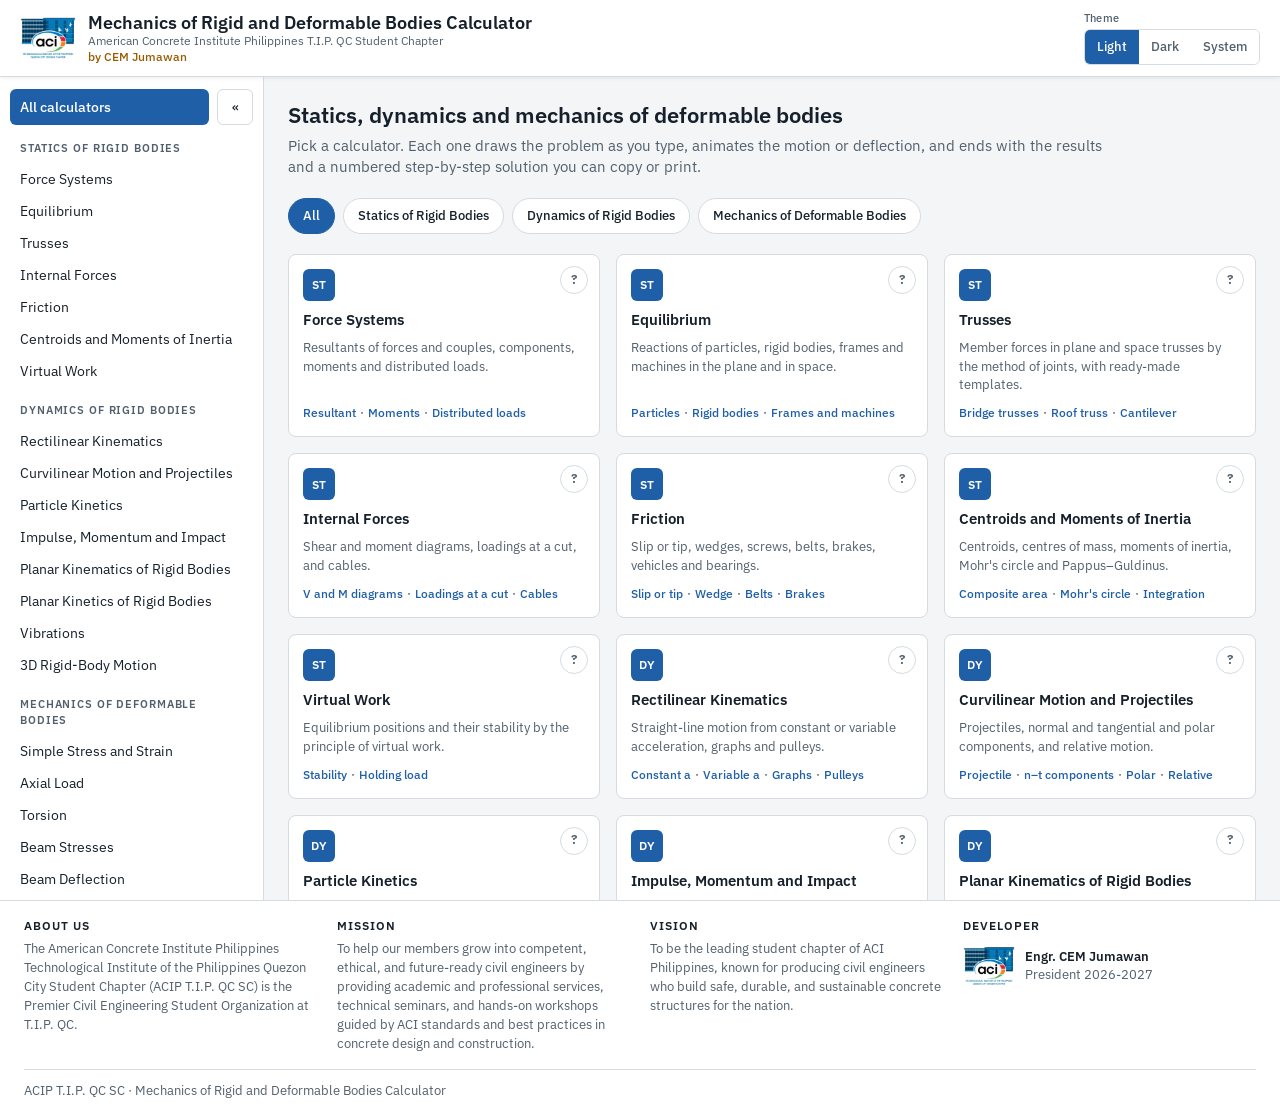
<file: index.html>
<!DOCTYPE html>
<html lang="en" data-theme="light">
<head>
<meta charset="utf-8">
<meta name="viewport" content="width=device-width, initial-scale=1, viewport-fit=cover">
<script>
/* Theme: light by default; the viewer can pick Dark or System (follows the device). */
(function () { var m = 'light'; try { m = localStorage.getItem('mob.theme') || 'light'; } catch (e) {}
  if (m === 'system') document.documentElement.removeAttribute('data-theme');
  else document.documentElement.setAttribute('data-theme', m === 'dark' ? 'dark' : 'light'); })();
</script>
<title>Mechanics of Rigid and Deformable Bodies Calculator</title>
<link rel="icon" type="image/png" href="logo.png">
<style>
/* IBM Plex, the typeface of the Structural Analysis and Design Calculator (vendor/fonts, SIL OFL). */
@font-face{font-family:'IBM Plex Sans';font-style:normal;font-weight:400;font-display:swap;src:url('vendor/fonts/ibm-plex-sans-latin-400-normal.woff2') format('woff2');unicode-range:U+0000-00FF,U+0131,U+0152-0153,U+02BB-02BC,U+02C6,U+02DA,U+02DC,U+2000-206F,U+20AC,U+2122,U+2191,U+2193,U+2212,U+2215,U+FEFF,U+FFFD}
@font-face{font-family:'IBM Plex Sans';font-style:normal;font-weight:500;font-display:swap;src:url('vendor/fonts/ibm-plex-sans-latin-500-normal.woff2') format('woff2');unicode-range:U+0000-00FF,U+0131,U+0152-0153,U+02BB-02BC,U+02C6,U+02DA,U+02DC,U+2000-206F,U+20AC,U+2122,U+2191,U+2193,U+2212,U+2215,U+FEFF,U+FFFD}
@font-face{font-family:'IBM Plex Sans';font-style:normal;font-weight:600;font-display:swap;src:url('vendor/fonts/ibm-plex-sans-latin-600-normal.woff2') format('woff2');unicode-range:U+0000-00FF,U+0131,U+0152-0153,U+02BB-02BC,U+02C6,U+02DA,U+02DC,U+2000-206F,U+20AC,U+2122,U+2191,U+2193,U+2212,U+2215,U+FEFF,U+FFFD}
:root {
  --paper: #f3f5f7; --panel: #ffffff; --ink: #16202b; --muted: #52606d; --rule: #d5dbe1;
  --accent: #1f5fa8; --accent-ink: #ffffff; --tint: #e8f0fa; --brand: #9a5b00;
  --sans: "IBM Plex Sans", "Segoe UI", system-ui, sans-serif;
  color-scheme: light;
}
@media (prefers-color-scheme: dark) {
  :root:not([data-theme="light"]) {
    --paper: #0f151c; --panel: #18212b; --ink: #e6edf3; --muted: #9aa7b4; --rule: #2b3744;
    --accent: #74acec; --accent-ink: #0f151c; --tint: #1d2c3d; --brand: #e9b44c; color-scheme: dark;
  }
}
:root[data-theme="dark"] {
  --paper: #0f151c; --panel: #18212b; --ink: #e6edf3; --muted: #9aa7b4; --rule: #2b3744;
  --accent: #74acec; --accent-ink: #0f151c; --tint: #1d2c3d; --brand: #e9b44c; color-scheme: dark;
}
* { box-sizing: border-box; }
html { -webkit-text-size-adjust: 100%; }
html, body { margin: 0; }
body { background: var(--paper); color: var(--ink); font-family: var(--sans); font-size: 15px; line-height: 1.45; }
button:focus-visible { outline: 2px solid var(--accent); outline-offset: 2px; }
[hidden] { display: none !important; }
/* The header, module list and solver fill the first screen; the footer sits below it. */
.shell { display: flex; flex-direction: column; height: 100vh; height: 100dvh; }

/* Header: logo and name on the left, controls with small labels on the right. */
header.top {
  position: relative; z-index: 20; flex: none;
  display: flex; flex-wrap: wrap; align-items: center; justify-content: space-between; gap: 12px 20px;
  padding: 10px max(20px, env(safe-area-inset-right, 0px)) 10px max(20px, env(safe-area-inset-left, 0px));
  padding-top: max(10px, env(safe-area-inset-top, 0px));
  background: var(--panel); border-bottom: 1px solid var(--rule); box-shadow: 0 1px 4px rgba(22, 32, 43, .08);
}
.brand { display: flex; align-items: center; gap: 12px; min-width: 0; text-decoration: none; color: inherit; }
.brand img { flex: none; height: 56px; width: 56px; object-fit: contain; display: block; }
.brand h1 { margin: 0; font-size: 18px; font-weight: 600; line-height: 1.2; }
.brand p { margin: 0; font-size: 12px; line-height: 1.3; color: var(--muted); }
.brand p.by { color: var(--brand); font-weight: 500; }
.ctrls { display: flex; flex-wrap: wrap; gap: 10px 14px; align-items: flex-end; }
.ctrl { display: flex; flex-direction: column; gap: 3px; font-size: 11px; font-weight: 500; letter-spacing: .02em; color: var(--muted); }
.seg { display: inline-flex; border: 1px solid var(--rule); border-radius: 6px; overflow: hidden; height: 36px; }
.seg button { font: inherit; font-size: 13px; font-weight: 500; color: var(--muted); background: var(--panel); border: 0; padding: 0 12px; min-width: 44px; cursor: pointer; }
.seg button:hover { color: var(--ink); }
.seg button[aria-checked="true"] { background: var(--accent); color: var(--accent-ink); }

/* Module list down the left side, grouped by course. */
.body { flex: 1; min-height: 0; display: flex; }
nav.side {
  flex: none; width: 264px; overflow-y: auto; overscroll-behavior: contain;
  background: var(--panel); border-right: 1px solid var(--rule); padding: 12px 10px 20px;
}
.sidetop { display: flex; align-items: center; gap: 8px; }
.sidetop .navitem { flex: 1; min-width: 0; min-height: 36px; }
.sidebtn {
  flex: none; height: 36px; min-width: 36px; padding: 0 10px; border: 1px solid var(--rule); border-radius: 6px;
  background: var(--panel); color: var(--ink); font: inherit; font-size: 13px; font-weight: 500; cursor: pointer;
}
.sidebtn:hover { border-color: var(--accent); color: var(--accent); }
#navToggle { display: none; }
.navhead { font-size: 11px; font-weight: 600; letter-spacing: .08em; text-transform: uppercase; color: var(--muted); padding: 16px 10px 6px; }
.navitem {
  width: 100%; display: flex; align-items: center; gap: 8px; min-height: 32px; padding: 6px 10px;
  font: inherit; font-size: 14px; line-height: 1.3; text-align: left; color: var(--ink);
  background: transparent; border: 0; border-radius: 6px; cursor: pointer;
}
.navitem:hover { background: var(--tint); }
.navitem[aria-current="page"] { background: var(--accent); color: var(--accent-ink); font-weight: 500; }
.railonly { display: none; flex-direction: column; gap: 6px; margin-top: 10px; }
.railic {
  width: 36px; height: 36px; border-radius: 6px; border: 1px solid var(--rule); background: var(--panel); color: var(--ink);
  font: inherit; font-size: 11px; font-weight: 600; cursor: pointer; display: flex; align-items: center; justify-content: center;
}
.railic:hover { border-color: var(--accent); color: var(--accent); }
.railic.on { background: var(--accent); border-color: var(--accent); color: var(--accent-ink); }
nav.side.rail { width: 57px; }
nav.side.rail .navlist, nav.side.rail .sidetop .navitem { display: none; }
nav.side.rail .railonly { display: flex; }

main { flex: 1; position: relative; min-width: 0; min-height: 0; }
main iframe { position: absolute; inset: 0; width: 100%; height: 100%; border: 0; display: block; background: var(--paper); }

/* All calculators: every module as a card, with course filters. */
.home { position: absolute; inset: 0; overflow-y: auto; padding: 24px; }
.home .in { max-width: 1400px; display: flex; flex-direction: column; gap: 20px; }
.home h2 { margin: 0; font-size: 22px; font-weight: 600; line-height: 1.25; }
.home .lead { margin: 6px 0 0; color: var(--muted); max-width: 820px; }
.pills { display: flex; flex-wrap: wrap; gap: 8px; }
.pillbtn { font: inherit; font-size: 13px; font-weight: 500; color: var(--ink); background: var(--panel); border: 1px solid var(--rule); border-radius: 18px; height: 36px; padding: 0 14px; cursor: pointer; }
.pillbtn:hover { border-color: var(--accent); }
.pillbtn[aria-pressed="true"] { background: var(--accent); border-color: var(--accent); color: var(--accent-ink); }
.cards { display: grid; grid-template-columns: repeat(auto-fill, minmax(250px, 1fr)); gap: 16px; }
.mcardwrap { position: relative; display: flex; }
.mcard { flex: 1; display: flex; flex-direction: column; gap: 8px; min-height: 160px; padding: 14px; text-align: left; color: var(--ink); background: var(--panel); border: 1px solid var(--rule); border-radius: 8px; cursor: pointer; }
.mcard:hover { border-color: var(--accent); }
.mc-ic { width: 32px; height: 32px; border-radius: 6px; background: var(--accent); color: var(--accent-ink); font-size: 12px; font-weight: 600; display: flex; align-items: center; justify-content: center; }
.mc-t { font-weight: 600; font-size: 15px; padding-right: 30px; }
.mc-d { font-size: 13px; color: var(--muted); }
.mc-f { margin-top: auto; font-size: 12px; font-weight: 500; line-height: 1.6; }
.mc-f a { color: var(--accent); text-decoration: none; }
.mc-f a:hover { text-decoration: underline; }
.mc-f .dot { color: var(--muted); padding: 0 4px; }
.mc-q { position: absolute; top: 12px; right: 12px; width: 28px; height: 28px; border-radius: 14px; border: 1px solid var(--rule); background: var(--panel); color: var(--muted); font: inherit; font-size: 13px; font-weight: 600; cursor: pointer; }
.mc-q:hover, .mc-q[aria-expanded="true"] { border-color: var(--accent); color: var(--accent); }
.pop { position: absolute; z-index: 10; top: 46px; right: 8px; left: 8px; background: var(--panel); border: 1px solid var(--accent); border-radius: 8px; padding: 10px 12px; font-size: 13px; box-shadow: 0 6px 18px rgba(22, 32, 43, .15); }
.pop b { display: block; font-size: 11px; font-weight: 600; letter-spacing: .08em; text-transform: uppercase; color: var(--muted); margin-bottom: 4px; }
.pop ul { margin: 0; padding-left: 18px; }
.pop li { padding: 2px 0; }
.pop a { color: var(--accent); text-decoration: none; }
.pop a:hover { text-decoration: underline; }

/* Footer */
footer.foot { background: var(--panel); border-top: 1px solid var(--rule); color: var(--muted); font-size: 13px; padding: 16px 24px calc(16px + env(safe-area-inset-bottom, 0px)); }
.footgrid { display: grid; grid-template-columns: repeat(auto-fit, minmax(220px, 1fr)); gap: 20px; }
footer.foot h4 { margin: 0 0 6px; font-size: 12px; letter-spacing: .08em; text-transform: uppercase; color: var(--ink); }
footer.foot p { margin: 0; }
footer.foot .dev { display: flex; gap: 10px; align-items: center; }
footer.foot .dev img { height: 52px; width: 52px; object-fit: contain; }
footer.foot .dev strong { color: var(--ink); }
.footbase { border-top: 1px solid var(--rule); margin-top: 16px; padding-top: 12px; display: flex; flex-wrap: wrap; gap: 6px 24px; justify-content: space-between; }

@media (max-width: 900px) { nav.side { width: 228px; } }
@media (max-width: 720px) {
  header.top { padding: 10px 12px; }
  .brand h1 { font-size: 16px; }
  .brand img { width: 48px; height: 48px; }
  .shell { height: auto; min-height: 100dvh; }
  .body { flex-direction: column; }
  /* Phones: the module list folds into a "Modules" button above the solver. */
  nav.side, nav.side.rail { width: auto; overflow: visible; border-right: 0; border-bottom: 1px solid var(--rule); padding: 8px 12px; }
  nav.side.rail .navlist, nav.side.rail .sidetop .navitem { display: flex; }
  .home { position: static; padding: 16px; }
  nav.side .railonly, #railBtn { display: none !important; }
  #navToggle { display: inline-block; }
  nav.side:not(.open) .navlist { display: none; }
  .navlist { padding-bottom: 8px; }
  /* On phones the solver frame is sized to its whole content (see fit below), so the page
     scrolls as one and the footer follows the solver. A swipe inside a frame never scrolls the
     page on iOS or Android, so a fixed-height frame hid the footer. */
  main { flex: none; height: auto; }
  main iframe { position: static; height: 80vh; height: 80dvh; }
}
</style>
</head>
<body>
<div class="shell">
<header class="top">
  <a class="brand" href="#home" id="brandLink">
    <img src="logo.png" width="56" height="56" alt="ACI Philippines T.I.P. Quezon City Student Chapter logo">
    <div>
      <h1>Mechanics of Rigid and Deformable Bodies Calculator</h1>
      <p>American Concrete Institute Philippines T.I.P. QC Student Chapter</p>
      <p class="by">by CEM Jumawan</p>
    </div>
  </a>
  <div class="ctrls">
    <div class="ctrl"><span id="themeLbl">Theme</span>
      <div class="seg theme" role="radiogroup" aria-labelledby="themeLbl">
        <button type="button" role="radio" data-mode="light" aria-checked="false" title="Light theme">Light</button><button type="button" role="radio" data-mode="dark" aria-checked="false" title="Dark theme">Dark</button><button type="button" role="radio" data-mode="system" aria-checked="false" title="Follow the device setting">System</button>
      </div>
    </div>
  </div>
</header>
<div class="body">
<nav class="side" id="side" aria-label="Modules">
  <div class="sidetop">
    <button type="button" class="navitem" id="homeBtn">All calculators</button>
    <button type="button" class="sidebtn" id="navToggle" aria-expanded="false" aria-controls="navList">Modules</button>
    <button type="button" class="sidebtn" id="railBtn" aria-label="Hide the module list" title="Hide the module list">&laquo;</button>
  </div>
  <div class="navlist" id="navList">
    <div class="navhead">Statics of Rigid Bodies</div>
    <div class="navgrp" data-pane="statics">
      <button type="button" class="navitem" data-mod="forces">Force Systems</button>
      <button type="button" class="navitem" data-mod="equil">Equilibrium</button>
      <button type="button" class="navitem" data-mod="truss">Trusses</button>
      <button type="button" class="navitem" data-mod="internal">Internal Forces</button>
      <button type="button" class="navitem" data-mod="friction">Friction</button>
      <button type="button" class="navitem" data-mod="section">Centroids and Moments of Inertia</button>
      <button type="button" class="navitem" data-mod="vwork">Virtual Work</button>
    </div>
    <div class="navhead">Dynamics of Rigid Bodies</div>
    <div class="navgrp" data-pane="dynamics">
      <button type="button" class="navitem" data-mod="rect">Rectilinear Kinematics</button>
      <button type="button" class="navitem" data-mod="curv">Curvilinear Motion and Projectiles</button>
      <button type="button" class="navitem" data-mod="pkin">Particle Kinetics</button>
      <button type="button" class="navitem" data-mod="impact">Impulse, Momentum and Impact</button>
      <button type="button" class="navitem" data-mod="rbmotion">Planar Kinematics of Rigid Bodies</button>
      <button type="button" class="navitem" data-mod="rbforce">Planar Kinetics of Rigid Bodies</button>
      <button type="button" class="navitem" data-mod="vib">Vibrations</button>
      <button type="button" class="navitem" data-mod="rb3d">3D Rigid-Body Motion</button>
    </div>
    <div class="navhead">Mechanics of Deformable Bodies</div>
    <div class="navgrp" data-pane="mdb">
      <button type="button" class="navitem" data-mod="stress">Simple Stress and Strain</button>
      <button type="button" class="navitem" data-mod="axial">Axial Load</button>
      <button type="button" class="navitem" data-mod="torsion">Torsion</button>
      <button type="button" class="navitem" data-mod="beamstress">Beam Stresses</button>
      <button type="button" class="navitem" data-mod="deflect">Beam Deflection</button>
      <button type="button" class="navitem" data-mod="combined">Combined Loadings</button>
      <button type="button" class="navitem" data-mod="transform">Stress and Strain Transformation</button>
      <button type="button" class="navitem" data-mod="buckle">Buckling of Columns</button>
    </div>
  </div>
  <div class="railonly">
    <button type="button" class="railic" data-pane="home" title="All calculators">All</button>
    <button type="button" class="railic" data-pane="statics" title="Statics of Rigid Bodies">ST</button>
    <button type="button" class="railic" data-pane="dynamics" title="Dynamics of Rigid Bodies">DY</button>
    <button type="button" class="railic" data-pane="mdb" title="Mechanics of Deformable Bodies">MD</button>
  </div>
</nav>
<main>
  <section class="home" id="homePage" aria-labelledby="homeTitle" hidden>
    <div class="in">
      <div>
        <h2 id="homeTitle">Statics, dynamics and mechanics of deformable bodies</h2>
        <p class="lead">Pick a calculator. Each one draws the problem as you type, animates the motion or deflection, and ends with the results and a numbered step-by-step solution you can copy or print.</p>
      </div>
      <div class="pills" role="group" aria-label="Show calculators for">
        <button type="button" class="pillbtn" data-f="all" aria-pressed="true">All</button>
        <button type="button" class="pillbtn" data-f="statics" aria-pressed="false">Statics of Rigid Bodies</button>
        <button type="button" class="pillbtn" data-f="dynamics" aria-pressed="false">Dynamics of Rigid Bodies</button>
        <button type="button" class="pillbtn" data-f="mdb" aria-pressed="false">Mechanics of Deformable Bodies</button>
      </div>
      <div class="cards" id="cards"></div>
    </div>
  </section>
  <iframe id="pane-statics" title="Statics of Rigid Bodies solver" data-src="st/index.html" hidden></iframe>
  <iframe id="pane-dynamics" title="Dynamics of Rigid Bodies solver" data-src="dy/index.html" hidden></iframe>
  <iframe id="pane-mdb" title="Mechanics of Deformable Bodies solver" data-src="md/index.html" hidden></iframe>
</main>
</div>
</div>
<footer class="foot">
  <div class="footgrid">
    <div><h4>About Us</h4><p>The American Concrete Institute Philippines Technological Institute of the Philippines Quezon City Student Chapter (ACIP T.I.P. QC SC) is the Premier Civil Engineering Student Organization at T.I.P. QC.</p></div>
    <div><h4>Mission</h4><p>To help our members grow into competent, ethical, and future-ready civil engineers by providing academic and professional services, technical seminars, and hands-on workshops guided by ACI standards and best practices in concrete design and construction.</p></div>
    <div><h4>Vision</h4><p>To be the leading student chapter of ACI Philippines, known for producing civil engineers who build safe, durable, and sustainable concrete structures for the nation.</p></div>
    <div><h4>Developer</h4><div class="dev"><img src="logo.png" width="52" height="52" alt=""><p><strong>Engr. CEM Jumawan</strong><br>President 2026-2027</p></div></div>
  </div>
  <div class="footbase">
    <span>ACIP T.I.P. QC SC · Mechanics of Rigid and Deformable Bodies Calculator</span>
  </div>
</footer>
<script>
(function () {
  'use strict';
  var KEY = 'mob.tab';
  var ids = ['statics', 'dynamics', 'mdb'];
  // Each solver page remembers its own module under mob.<key>.tab (see shared/app.js).
  var PKEY = { statics: 'st', dynamics: 'dy', mdb: 'md' };
  var current = null;
  var side = document.getElementById('side');
  function all(sel) { return Array.prototype.slice.call(document.querySelectorAll(sel)); }
  function store(v) { try { localStorage.setItem(KEY, v); } catch (e) {} }
  function stored() { try { return localStorage.getItem(KEY); } catch (e) { return null; } }

  // Pass the page theme (light/dark override) to the embedded solvers.
  function syncTheme(fr) {
    try {
      var d = fr.contentDocument && fr.contentDocument.documentElement; if (!d) return;
      var t = document.documentElement.getAttribute('data-theme');
      if (t) d.setAttribute('data-theme', t); else d.removeAttribute('data-theme');
    } catch (e) {}
  }
  function frames() { return Array.prototype.slice.call(document.querySelectorAll('main iframe')); }

  // Phones: grow the visible solver frame to the height of its content, so the solver scrolls with
  // the page and About Us / Mission / Vision / Developer are reached by scrolling down.
  var phone = window.matchMedia('(max-width: 720px)');
  function fit(fr) {
    try {
      var d = fr.contentDocument; if (!d || !d.documentElement || !d.body) return;
      // The solvers size some panels with vh; inside a content-sized frame that would track the
      // frame, so hand them the phone's own viewport height instead.
      d.documentElement.style.setProperty('--vh', (window.innerHeight / 100) + 'px');
      if (!phone.matches) { fr.style.height = ''; return; }
      if (fr.hidden) return;
      var h = Math.ceil(d.documentElement.getBoundingClientRect().height);
      if (h > 0 && Math.abs(h - fr.offsetHeight) > 1) fr.style.height = h + 'px';
    } catch (e) {}
  }
  function fitFrames() { frames().forEach(fit); }
  function watch(fr) {
    try {
      var w = fr.contentWindow, d = fr.contentDocument;
      if (!w || !d || fr._watched === d) return;
      fr._watched = d;
      if (w.ResizeObserver) new w.ResizeObserver(function () { fit(fr); }).observe(d.body);
      fit(fr);
    } catch (e) {}
  }
  window.addEventListener('resize', fitFrames);
  if (phone.addEventListener) phone.addEventListener('change', fitFrames); else if (phone.addListener) phone.addListener(fitFrames);

  function modOf(id) { try { return localStorage.getItem('mob.' + PKEY[id] + '.tab'); } catch (e) { return null; } }
  // Highlight the module shown, and keep the address as #course/module so a link opens it.
  function mark(id, mod) {
    if (!mod) mod = modOf(id);
    var grp = document.querySelector('.navgrp[data-pane="' + id + '"]');
    if (!mod || !grp.querySelector('[data-mod="' + mod + '"]')) mod = grp.querySelector('.navitem').dataset.mod;
    all('.navitem').forEach(function (b) {
      var on = b.parentNode === grp && b.dataset.mod === mod;
      if (on) b.setAttribute('aria-current', 'page');
      else b.removeAttribute('aria-current');
    });
    all('.railic').forEach(function (b) { b.classList.toggle('on', b.dataset.pane === id); });
    var h = '#' + id + '/' + mod;
    if (location.hash !== h) { try { history.replaceState(null, '', h); } catch (e) {} }
  }
  // Called by a solver page whenever its module changes.
  window.MOB_module = function (key, mod) {
    for (var id in PKEY) if (PKEY[id] === key && id === current) mark(id, mod);
  };

  var home = document.getElementById("homePage"), homeBtn = document.getElementById('homeBtn');
  function showHome() {
    current = 'home';
    home.hidden = false;
    frames().forEach(function (fr) { fr.hidden = true; });
    homeBtn.setAttribute('aria-current', 'page');
    all('.navlist .navitem').forEach(function (b) { b.removeAttribute('aria-current'); });
    all('.railic').forEach(function (b) { b.classList.toggle('on', b.dataset.pane === 'home'); });
    if (location.hash !== '#home') { try { history.replaceState(null, '', '#home'); } catch (e) {} }
  }
  function select(id, mod) {
    if (id === 'home') { showHome(); return; }
    if (ids.indexOf(id) < 0) id = ids[0];
    current = id;
    home.hidden = true; homeBtn.removeAttribute('aria-current');
    if (mod) {
      var fr0 = document.getElementById('pane-' + id), app = null;
      try { app = fr0.getAttribute('src') && fr0.contentWindow && fr0.contentWindow.App; } catch (e) {}
      if (app && app.selectModule) app.selectModule(mod);
      else { try { localStorage.setItem('mob.' + PKEY[id] + '.tab', mod); } catch (e) {} }
    }
    frames().forEach(function (fr) {
      var on = fr.id === 'pane-' + id;
      if (on && !fr.getAttribute('src')) {
        fr.addEventListener('load', function () { syncTheme(fr); watch(fr); });
        fr.setAttribute('src', fr.dataset.src);
      }
      fr.hidden = !on;
      if (on) { try { fr.contentWindow && fr.contentWindow.dispatchEvent(new Event('resize')); } catch (e) {} fit(fr); }
    });
    store(id);
    mark(id, mod);
  }

  var toggle = document.getElementById('navToggle');
  function openList(on) { side.classList.toggle('open', on); toggle.setAttribute('aria-expanded', on ? 'true' : 'false'); }
  toggle.addEventListener('click', function () { openList(!side.classList.contains('open')); });
  all('.navitem').forEach(function (b) {
    b.addEventListener('click', function () {
      select(b.parentNode.dataset.pane, b.dataset.mod);
      if (phone.matches) { openList(false); side.scrollIntoView({ block: 'start' }); }
    });
  });
  all('.railic').forEach(function (b) { b.addEventListener('click', function () { select(b.dataset.pane); }); });
  homeBtn.addEventListener('click', function () { select('home'); if (phone.matches) openList(false); });
  document.getElementById('brandLink').addEventListener('click', function (e) { e.preventDefault(); select('home'); window.scrollTo(0, 0); });

  // All calculators page. The topic links open a module with that kind of problem chosen.
  var CAT = { statics: ['ST', 'Statics of Rigid Bodies'], dynamics: ['DY', 'Dynamics of Rigid Bodies'], mdb: ['MD', 'Mechanics of Deformable Bodies'] };
  var INFO = {"forces":{"d":"Resultants of forces and couples, components, moments and distributed loads.","t":["Resultant of coplanar forces","Cartesian vectors and direction angles","Component of a force along a line","Moment about a point and about an axis","Coplanar system: force and couple, single resultant","3D system: force and couple, wrench","Resultant of distributed loads"],"s":[["Resultant",0],["Moments",3],["Distributed loads",6]]},"equil":{"d":"Reactions of particles, rigid bodies, frames and machines in the plane and in space.","t":["Particle in a plane","Particle held by three cables in space","Rigid body in a plane (supports and reactions)","Rigid body in space (bearings, ball joints, cables)","Frames, machines and compound beams","Cords, springs, rings and pulleys (several joints)"],"s":[["Particles",0],["Rigid bodies",2],["Frames and machines",4]]},"truss":{"d":"Member forces in plane and space trusses by the method of joints, with ready-made templates.","t":["Pratt (bridge)","Howe (bridge)","Warren (no verticals)","Pitched roof truss","Cantilever truss from a wall"],"s":[["Bridge trusses",0],["Roof truss",3],["Cantilever",4]]},"internal":{"d":"Shear and moment diagrams, loadings at a cut, and cables.","t":["Shear and moment diagrams","Internal loadings at a cut","Pipe assembly in space: loadings at a section","Cable with concentrated loads","Cable with a uniform load (parabola)","Cable under its own weight (catenary)"],"s":[["V and M diagrams",0],["Loadings at a cut",1],["Cables",3]]},"friction":{"d":"Slip or tip, wedges, screws, belts, brakes, vehicles and bearings.","t":["Block on a floor or slope: slip or tip","Block sliding on an incline","Ladder against a wall","Wedge","Square-threaded screw","Belt, rope or V-belt over drums; band brakes","Vehicle on wheels (car, truck, cart)","Bearings and rolling resistance","Two bodies: joined or stacked blocks, person and crate","Spool, hoop or disk against a floor and a wall","Block brake or pawl on a wheel"],"s":[["Slip or tip",0],["Wedge",3],["Belts",5],["Brakes",10]]},"section":{"d":"Centroids, centres of mass, moments of inertia, Mohr's circle and Pappus–Guldinus.","t":["Composite area: centroid and moments of inertia","Inclined axes and Mohr's circle (I_x, I_y, I_xy known)","Composite wire: centroid","Composite body: centre of mass","Pappus and Guldinus: surface and volume of revolution","By integration: area under curves, rod, solid of revolution, fluid pressure"],"s":[["Composite area",0],["Mohr's circle",1],["Integration",5]]},"vwork":{"d":"Equilibrium positions and their stability by the principle of virtual work.","t":["The equilibrium positions and their stability","The load or value that holds a given position"],"s":[["Stability",0],["Holding load",1]]},"rect":{"d":"Straight-line motion from constant or variable acceleration, graphs and pulleys.","t":["Constant acceleration or free fall","Two particles on the same line","s, v or a given as a function of time","Acceleration given as a function of velocity","Acceleration given as a function of position","Erratic motion from a v–t or a–t graph","Blocks joined by cords and pulleys (dependent motion)"],"s":[["Constant a",0],["Variable a",2],["Graphs",5],["Pulleys",6]]},"curv":{"d":"Projectiles, normal and tangential and polar components, and relative motion.","t":["Projectile","Path y = f(x) or a circle: normal and tangential components","Cylindrical (polar) components r(t), θ(t)","Relative motion of two particles"],"s":[["Projectile",0],["n–t components",1],["Polar",2],["Relative",3]]},"pkin":{"d":"Force and acceleration, work and energy, and impulse for particles.","t":["Block on a floor or incline","Two blocks joined by a cord","Block and spring","Car on a flat or banked curve","Particle on a vertical circle","Stacked blocks and plates","Block on a wedge pushed along a floor","Particle in cylindrical coordinates (r, θ, z)","Vehicle or hoist driven by a motor (power)","Satellite or rocket in orbit (central force)"],"s":[["Blocks",0],["Curves",3],["Power",8],["Orbits",9]]},"impact":{"d":"Impact, impulse and momentum, fluid streams and variable mass.","t":["Central impact of two bodies","Oblique impact of two smooth disks","Ball striking a fixed wall or floor","Ball dropped and bouncing on a floor","Impulse from a force–time graph","Conservation of momentum (recoil, throws, block onto a cart)","Angular impulse and momentum","Steady fluid stream on a vane or pipe","Variable mass (sand on a car, rockets, jets)"],"s":[["Central impact",0],["Oblique impact",1],["Momentum",5],["Variable mass",8]]},"rbmotion":{"d":"Velocities and accelerations of gears, linkages, rolling wheels and rotating frames.","t":["Rotation about a fixed axis (gears, belts)","Slider-crank","Four-bar linkage","Wheel or spool rolling without slipping","Bar sliding on a wall and a floor","Absolute motion: cam or linkage, s = f(θ)","Slotted link driven by a peg","Rotating frame and Coriolis acceleration","Planetary gears","Double collar on a rotating rod and a fixed circle"],"s":[["Gears",0],["Slider-crank",1],["Four-bar",2],["Rolling",3]]},"rbforce":{"d":"Equations of motion and energy for bodies in translation, rotation and plane motion.","t":["Moment of inertia of a composite body","Vehicle accelerating or braking (translation)","Pendulum on a fixed pin (rotation)","Drum lowering a block (rotation)","Wheel or spool rolling (general plane motion)","Two wheels joined by a link on a slope","Arm driving gears round a fixed gear (work and energy)","Two bars released from rest (energy)","Eccentric impact"],"s":[["Translation",1],["Rotation",2],["Plane motion",4],["Energy",7]]},"vib":{"d":"Natural frequency, damping and forced vibration of springs and pendulums.","t":["Mass on springs (damping and forcing allowed)","Simple pendulum","Body swinging on a pin (compound pendulum)","Torsional pendulum","Block on a cord over a disk, held by a spring (energy method)","Cylinder rolling against a spring (energy method)","Bar on a pin with a spring and a dashpot (damping allowed)"],"s":[["Springs",0],["Pendulums",1],["Energy method",4]]},"rb3d":{"d":"Angular motion, inertia, momentum and gyroscopic motion in three dimensions.","t":["Angular velocity and acceleration, and the motion of a point","Moments and products of inertia of a body","Angular momentum and kinetic energy","Equations of motion and bearing reactions","Gyroscope or top in steady precession","Torque-free motion (satellite, projectile)"],"s":[["Kinematics",0],["Inertia",1],["Gyroscope",4]]},"stress":{"d":"Normal and shear stress and strain, joints, allowable stress and test data.","t":["Bar under an axial load","Weight hung from two rods","Bolted or pinned joint","Size a part from an allowable stress","Stress-strain diagram from test data","Block in shear (shear strain)"],"s":[["Axial bar",0],["Joints",2],["Allowable stress",3]]},"axial":{"d":"Elongation and stress of axially loaded and statically indeterminate members.","t":["Stepped bar with loads along it","Members side by side under a rigid cap","Rigid bar on rods or posts","Stress concentration at a hole or fillet"],"s":[["Stepped bar",0],["Indeterminate",1],["Rigid bar",2]]},"torsion":{"d":"Shear stress and angle of twist of shafts, and power transmission.","t":["Stepped shaft with torques along it","Shaft transmitting power","Tube bonded to a core","Square, triangular or elliptical shaft"],"s":[["Stepped shaft",0],["Power",1],["Non-circular",3]]},"beamstress":{"d":"Bending and shear stress, shear flow, unsymmetric bending and beam design.","t":["Bending stress (flexure formula)","Shear stress (shear formula)","Shear flow and fastener spacing","Bending about an inclined axis","Design: size or check a beam"],"s":[["Flexure",0],["Shear",1],["Shear flow",2],["Design",4]]},"deflect":{"d":"Elastic curve by integration and superposition, including indeterminate beams.","t":["Integration (elastic curve)","Superposition of standard cases","Indeterminate beam (redundants)"],"s":[["Integration",0],["Superposition",1],["Indeterminate",2]]},"combined":{"d":"Stresses at a point under combined loads, pressure vessels and off-centre loads.","t":["Stresses at a point of a loaded section","Thin-walled pressure vessel","Post with an off-centre load"],"s":[["At a point",0],["Pressure vessel",1],["Off-centre load",2]]},"transform":{"d":"Principal stresses and strains, Mohr's circle, strain rosettes and Hooke's law.","t":["Plane stress: turned element and principal stresses","Plane strain: turned element and principal strains","Strain rosette readings","Generalized Hooke's law"],"s":[["Plane stress",0],["Plane strain",1],["Rosette",2]]},"buckle":{"d":"Euler critical load, slenderness and column sizing.","t":["A, I_x and I_y typed in","Round bar, tube or rectangle","W shape from the table"],"s":[["Typed section",0],["Round or rectangle",1],["W shape",2]]}};
  function el(tag, attrs, kids) {
    var n = document.createElement(tag);
    for (var k in attrs || {}) { if (k === 'text') n.textContent = attrs[k]; else n.setAttribute(k, attrs[k]); }
    (kids || []).forEach(function (c) { if (c) n.appendChild(c); });
    return n;
  }
  // Choose a problem type in the module's first list that offers it, once the solver is ready.
  function chooseType(pane, text) {
    var fr = document.getElementById('pane-' + pane), tries = 0;
    (function go() {
      var d = null;
      try { d = fr.contentWindow && fr.contentWindow.App && fr.contentDocument; } catch (e) {}
      var sel = d && Array.prototype.slice.call(d.querySelectorAll('#controls select')).filter(function (s) {
        return Array.prototype.some.call(s.options, function (o) { return o.text === text; });
      })[0];
      if (!sel) { if (++tries < 50) setTimeout(go, 100); return; }
      var opt = Array.prototype.filter.call(sel.options, function (o) { return o.text === text; })[0];
      if (sel.value !== opt.value) { sel.value = opt.value; sel.dispatchEvent(new Event('change', { bubbles: true })); }
    })();
  }
  function open(pane, mod, type) {
    select(pane, mod);
    if (type) setTimeout(function () { chooseType(pane, type); }, 0);
    window.scrollTo(0, 0);
  }
  function closePops(except) {
    all('.pop').forEach(function (p) { if (p !== except) { p.hidden = true; var q = p.parentNode.querySelector('.mc-q'); if (q) q.setAttribute('aria-expanded', 'false'); } });
  }
  var cards = document.getElementById('cards');
  all('.navgrp').forEach(function (grp) {
    var pane = grp.dataset.pane;
    Array.prototype.forEach.call(grp.querySelectorAll('.navitem'), function (b) {
      var mod = b.dataset.mod, inf = INFO[mod], title = b.textContent;
      function link(label, type) {
        var a = el('a', { href: '#' + pane + '/' + mod, text: label });
        a.addEventListener('click', function (e) { e.preventDefault(); e.stopPropagation(); open(pane, mod, type); });
        return a;
      }
      var foot = el('div', { class: 'mc-f' });
      inf.s.forEach(function (x, i) { if (i) foot.appendChild(el('span', { class: 'dot', text: '·' })); foot.appendChild(link(x[0], inf.t[x[1]])); });
      var card = el('div', { class: 'mcard', role: 'link', tabindex: '0', 'aria-label': title + ', ' + CAT[pane][1] }, [
        el('div', { class: 'mc-ic', 'aria-hidden': 'true', text: CAT[pane][0] }),
        el('div', { class: 'mc-t', text: title }),
        el('div', { class: 'mc-d', text: inf.d }),
        foot
      ]);
      card.addEventListener('click', function () { open(pane, mod); });
      card.addEventListener('keydown', function (e) { if (e.key === 'Enter' || e.key === ' ') { e.preventDefault(); open(pane, mod); } });
      var list = el('ul');
      inf.t.forEach(function (t) { list.appendChild(el('li', null, [link(t, t)])); });
      var pop = el('div', { class: 'pop', id: 'pop-' + mod }, [el('b', { text: 'Problems it solves' }), list]);
      pop.hidden = true;
      var q = el('button', { type: 'button', class: 'mc-q', 'aria-expanded': 'false', 'aria-controls': 'pop-' + mod, 'aria-label': 'Problems ' + title + ' solves', title: 'Problems it solves', text: '?' });
      q.addEventListener('click', function (e) { e.stopPropagation(); var show = pop.hidden; closePops(pop); pop.hidden = !show; q.setAttribute('aria-expanded', show ? 'true' : 'false'); });
      cards.appendChild(el('div', { class: 'mcardwrap', 'data-pane': pane }, [card, q, pop]));
    });
  });
  document.addEventListener('click', function (e) { if (!e.target.closest || !e.target.closest('.pop')) closePops(null); });
  document.addEventListener('keydown', function (e) { if (e.key === 'Escape') closePops(null); });
  all('.pillbtn').forEach(function (p) {
    p.addEventListener('click', function () {
      all('.pillbtn').forEach(function (x) { x.setAttribute('aria-pressed', x === p ? 'true' : 'false'); });
      all('.mcardwrap').forEach(function (c) { c.hidden = p.dataset.f !== 'all' && c.dataset.pane !== p.dataset.f; });
    });
  });
  // Wide screens: the module list can fold to a narrow rail, remembered for next time.
  var rail = document.getElementById('railBtn');
  function setRail(on, save) {
    side.classList.toggle('rail', on);
    rail.innerHTML = on ? '&raquo;' : '&laquo;';
    var t = on ? 'Show the module list' : 'Hide the module list';
    rail.setAttribute('aria-label', t); rail.title = t;
    if (save) { try { localStorage.setItem('mob.rail', on ? '1' : '0'); } catch (e) {} }
    frames().forEach(function (fr) { try { if (!fr.hidden && fr.contentWindow) fr.contentWindow.dispatchEvent(new Event('resize')); } catch (e) {} });
  }
  rail.addEventListener('click', function () { setRail(!side.classList.contains('rail'), true); });
  try { if (localStorage.getItem('mob.rail') === '1') setRail(true, false); } catch (e) {}
  // Theme switcher: Light (default), Dark, or System (follows the device).
  var THEME_KEY = 'mob.theme';
  var modeBtns = all('.theme button');
  function themeMode() { var m = null; try { m = localStorage.getItem(THEME_KEY); } catch (e) {} return (m === 'dark' || m === 'system') ? m : 'light'; }
  function setTheme(m, save) {
    var de = document.documentElement;
    if (m === 'system') de.removeAttribute('data-theme'); else de.setAttribute('data-theme', m);
    modeBtns.forEach(function (b) { var on = b.dataset.mode === m; b.setAttribute('aria-checked', on ? 'true' : 'false'); b.tabIndex = on ? 0 : -1; });
    if (save) { try { localStorage.setItem(THEME_KEY, m); } catch (e) {} }
  }
  modeBtns.forEach(function (b, i) {
    b.addEventListener('click', function () { setTheme(b.dataset.mode, true); });
    b.addEventListener('keydown', function (e) {
      if (e.key !== 'ArrowRight' && e.key !== 'ArrowLeft') return;
      e.preventDefault();
      var n = modeBtns[(i + (e.key === 'ArrowRight' ? 1 : modeBtns.length - 1)) % modeBtns.length];
      n.focus(); setTheme(n.dataset.mode, true);
    });
  });
  setTheme(themeMode(), false);

  new MutationObserver(function () { frames().forEach(syncTheme); })
    .observe(document.documentElement, { attributes: true, attributeFilter: ['data-theme'] });

  // The solvers hand generated PDFs to this page, which owns the viewer's download permission.
  // The PDF arrives as a Blob made inside the solver's frame; copy it into a Blob of this page
  // first, because the viewer's save call does not accept objects from another frame.
  window.MOB_save = async function (filename, blob) {
    var d = null;
    try { if (window.claude && typeof window.claude.use === 'function') d = await window.claude.use('downloads'); } catch (e) { d = null; }
    if (!d) return { status: 'none' };
    var buf = await blob.arrayBuffer();
    var tries = [
      function () { return new Blob([new Uint8Array(buf)], { type: 'application/pdf' }); },
      function () { var u = new Uint8Array(buf.byteLength); u.set(new Uint8Array(buf)); return u.buffer; }
    ];
    var code = 'unavailable';
    for (var i = 0; i < tries.length; i++) {
      try { await d.save({ filename: filename, data: tries[i]() }); return { status: 'saved' }; }
      catch (e) {
        code = (e && e.code) || 'unavailable';
        if (code === 'declined' || code === 'rate_limited') return { status: 'declined', code: code };
        if (code !== 'bad_request' && code !== 'transform_error') break;
      }
    }
    return { status: 'failed', code: code };
  };

  // Last resort: a plain download link clicked from this page.
  window.MOB_link = function (filename, blob) {
    try {
      var url = URL.createObjectURL(new Blob([blob], { type: 'application/pdf' }));
      var a = document.createElement('a'); a.href = url; a.download = filename; a.rel = 'noopener';
      document.body.appendChild(a); a.click(); a.remove();
      setTimeout(function () { URL.revokeObjectURL(url); }, 60000);
      return true;
    } catch (e) { return false; }
  };

  var hash = (location.hash || '').slice(1).split('/');
  // The All calculators page opens first, unless the link names a course or module.
  if (hash[0] && ids.indexOf(hash[0]) >= 0) select(hash[0], hash[1] || null);
  else select('home');
})();
</script>
</body>
</html>
</file>
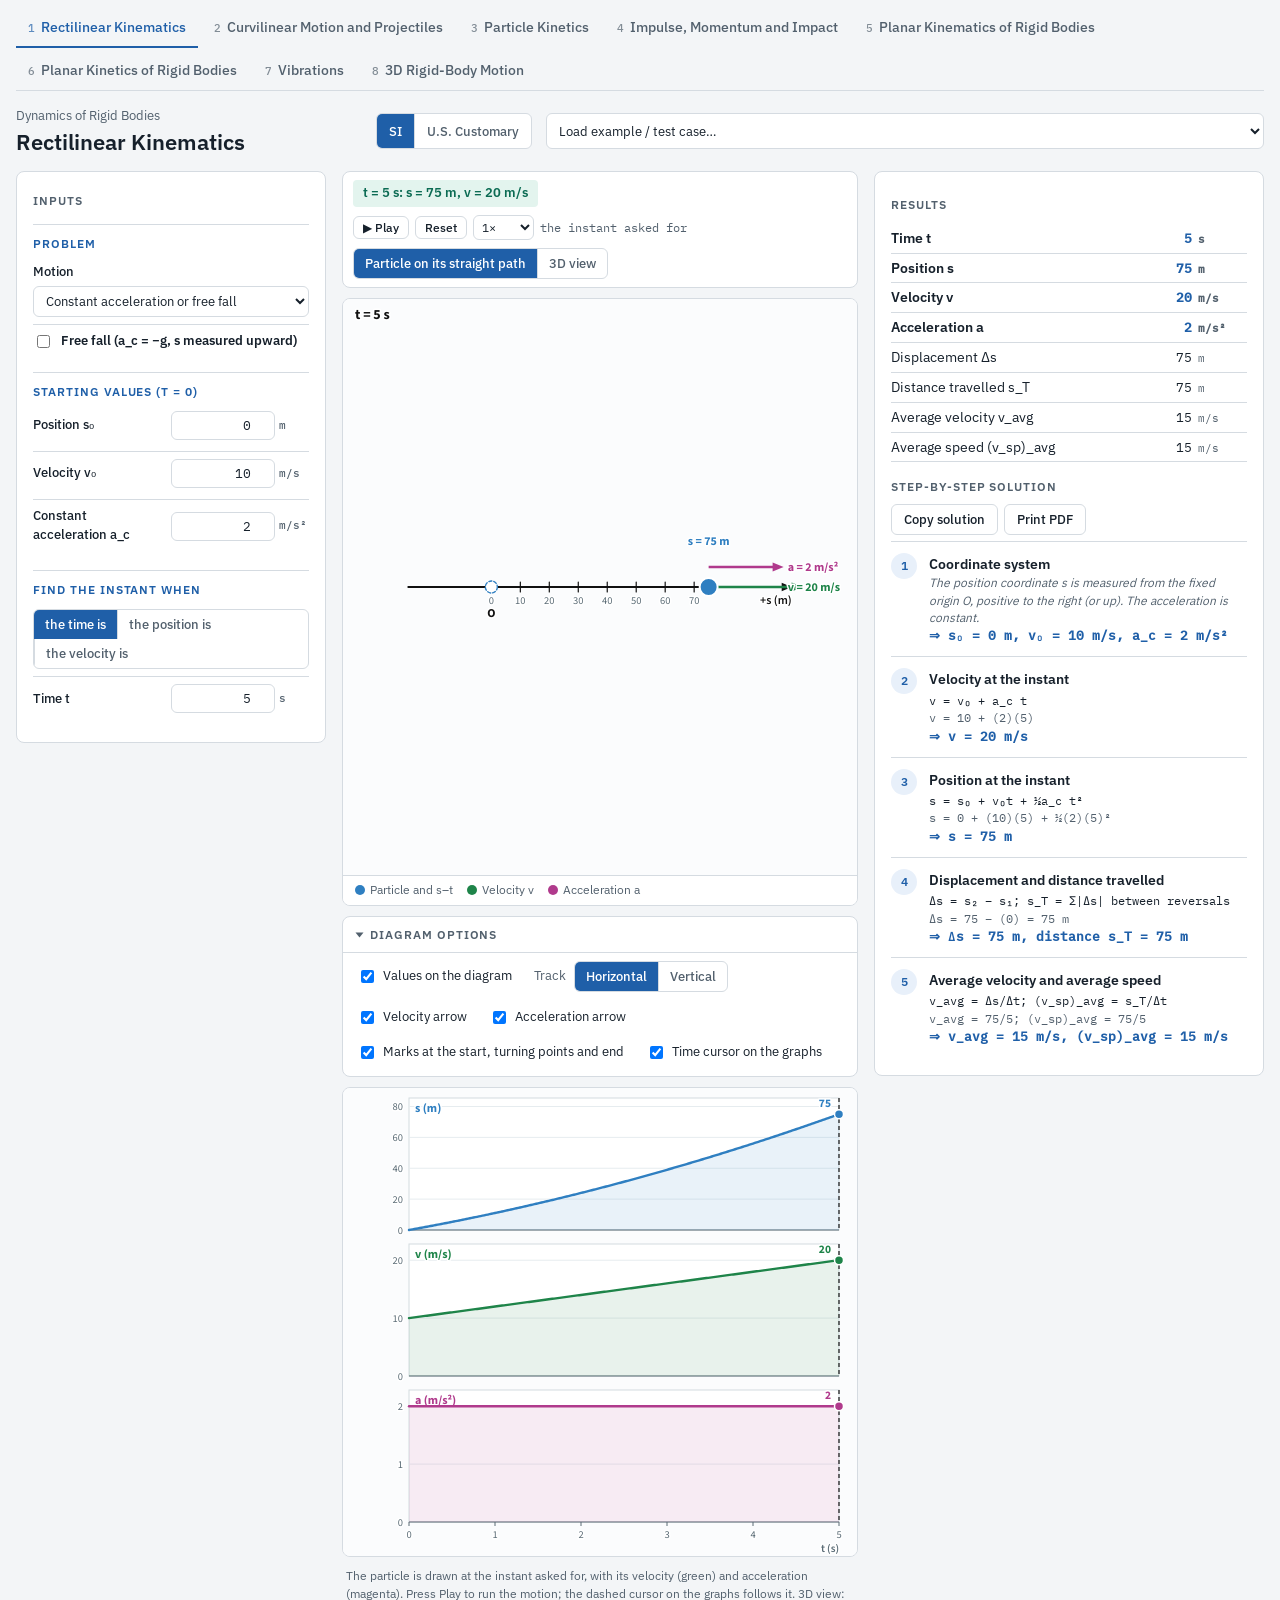
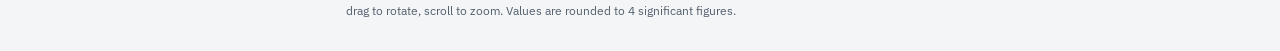
<file: dy/index.html>
<!DOCTYPE html>
<html lang="en">
<head>
  <meta charset="utf-8">
<script>
/* Theme from the main page (light by default); when opened on its own, from the saved choice. */
(function () { var de = document.documentElement, m = 'light';
  try { if (window.parent !== window) { de.classList.add('embedded'); var p = window.parent.document.documentElement; m = p.hasAttribute('data-theme') ? p.getAttribute('data-theme') : 'system'; } else { m = localStorage.getItem('mob.theme') || 'light'; } } catch (e) {}
  if (m === 'system') de.removeAttribute('data-theme'); else de.setAttribute('data-theme', m === 'dark' ? 'dark' : 'light'); })();
</script>
  <meta name="viewport" content="width=device-width, initial-scale=1">
  <title>Dynamics of Rigid Bodies · Mechanics of Rigid and Deformable Bodies Calculator</title>
  <link rel="preconnect" href="https://fonts.googleapis.com">
  <link rel="preconnect" href="https://fonts.gstatic.com" crossorigin>
  <link rel="stylesheet" href="https://fonts.googleapis.com/css2?family=Barlow+Condensed:wght@500;600;700&family=Source+Sans+3:wght@400;600;700&family=JetBrains+Mono:wght@400;600&display=swap">
  <link rel="stylesheet" href="../shared/styles.css">
</head>
<body>
<div class="wrap">
  <nav class="tabs" id="tabs" role="tablist" aria-label="Modules"></nav>
  <div class="bar">
    <div class="ttl"><p class="kicker">Dynamics of Rigid Bodies</p><h2 id="modTitle">Module</h2></div>
    <div class="seg" role="group" aria-label="Units">
      <button type="button" id="uSI" aria-pressed="true">SI</button><button type="button" id="uUS" aria-pressed="false">U.S. Customary</button>
    </div>
    <select id="examples" aria-label="Load example"></select>
  </div>
  <main class="layout">
    <aside class="panel" id="controlsPanel" aria-label="Inputs">
      <div class="ph">Inputs</div>
      <div id="controls"></div>
    </aside>
    <section id="center">
      <div class="panel anim">
        <div id="statusPill" class="pill"></div>
        <div class="abar" id="animBar" hidden></div>
        <div class="seg" id="viewSeg" role="group" aria-label="Diagram view">
          <button type="button" data-v="2d" class="on" aria-pressed="true">2D diagram</button><button type="button" data-v="3d" aria-pressed="false">3D view</button>
        </div>
        <button type="button" id="resetIso" class="btn small" hidden>Reset to isometric</button>
      </div>
      <div class="panel cv">
        <div class="canvas-wrap">
          <svg id="svg2d" xmlns="http://www.w3.org/2000/svg"></svg>
          <canvas id="cv3d" hidden></canvas>
        </div>
        <div class="legend" id="legend"></div>
      </div>
      <details class="panel dopts" id="diagOpts" open>
        <summary>Diagram options</summary>
        <div class="dopts-body" id="diagCtl">
          <label class="tog" id="showPWrap"><input type="checkbox" id="showP" checked> <span id="showPLabel">Values on the diagram</span></label>
        </div>
      </details>
      <div class="panel cv" id="plotPanel" hidden>
        <div class="plot-wrap"><svg id="svgPlot" xmlns="http://www.w3.org/2000/svg"></svg></div>
      </div>
      <div class="hint" id="hint"></div>
    </section>
    <aside class="panel" id="right" aria-label="Results and solution">
      <div id="msgs"></div>
      <div class="ph">Results</div>
      <table class="results" id="results"></table>
      <div class="stephead">
        <div class="ph" style="margin:0">Step-by-step solution</div>
        <div class="btns"><button type="button" class="copy" id="copySol">Copy solution</button><button type="button" class="copy" id="pdfSol">Print PDF</button></div>
      </div>
      <ol class="steps" id="steps"></ol>
    </aside>
  </main>
</div>
  <script src="../vendor/html2canvas.min.js"></script>
  <script src="../vendor/jspdf.umd.min.js"></script>
  <script src="../shared/core.js"></script>
  <script src="../shared/ui.js"></script>
  <script src="../shared/iso3d.js"></script>
  <script src="../shared/charts.js"></script>
  <script src="../shared/anim.js"></script>
  <script src="../shared/report.js"></script>
  <script src="../shared/formula.js"></script>
  <script src="dycore.js"></script>
  <script src="dyui.js"></script>
  <script src="rect.js"></script>
  <script src="modRect.js"></script>
  <script src="curv.js"></script>
  <script src="modCurv.js"></script>
  <script src="vib.js"></script>
  <script src="modVib.js"></script>
  <script src="stack.js"></script>
  <script src="wedge.js"></script>
  <script src="cylkin.js"></script>
  <script src="motor.js"></script>
  <script src="orbit.js"></script>
  <script src="pkin.js"></script>
  <script src="modWedge.js"></script>
  <script src="modPkin.js"></script>
  <script src="rbextra.js"></script>
  <script src="rbmotion.js"></script>
  <script src="modRbExtra.js"></script>
  <script src="modRbMotion.js"></script>
  <script src="rbsys.js"></script>
  <script src="rbforce.js"></script>
  <script src="modRbSys.js"></script>
  <script src="modRbForce.js"></script>
  <script src="momentum.js"></script>
  <script src="impact.js"></script>
  <script src="modMomentum.js"></script>
  <script src="modImpact.js"></script>
  <script src="rb3d.js"></script>
  <script src="modRb3d.js"></script>
  <script src="../shared/app.js"></script>
  <script>
    /* Dynamics of Rigid Bodies modules, in tab order. Modules that are not built yet are simply absent. */
    MOB.start({ name: 'Dynamics of Rigid Bodies', key: 'dy', modules: [window.DRect, window.DCurv, window.DPkin, window.DImpact, window.DRbMotion, window.DRbForce, window.DVib, window.DRb3d] });
  </script>
</body>
</html>
</file>
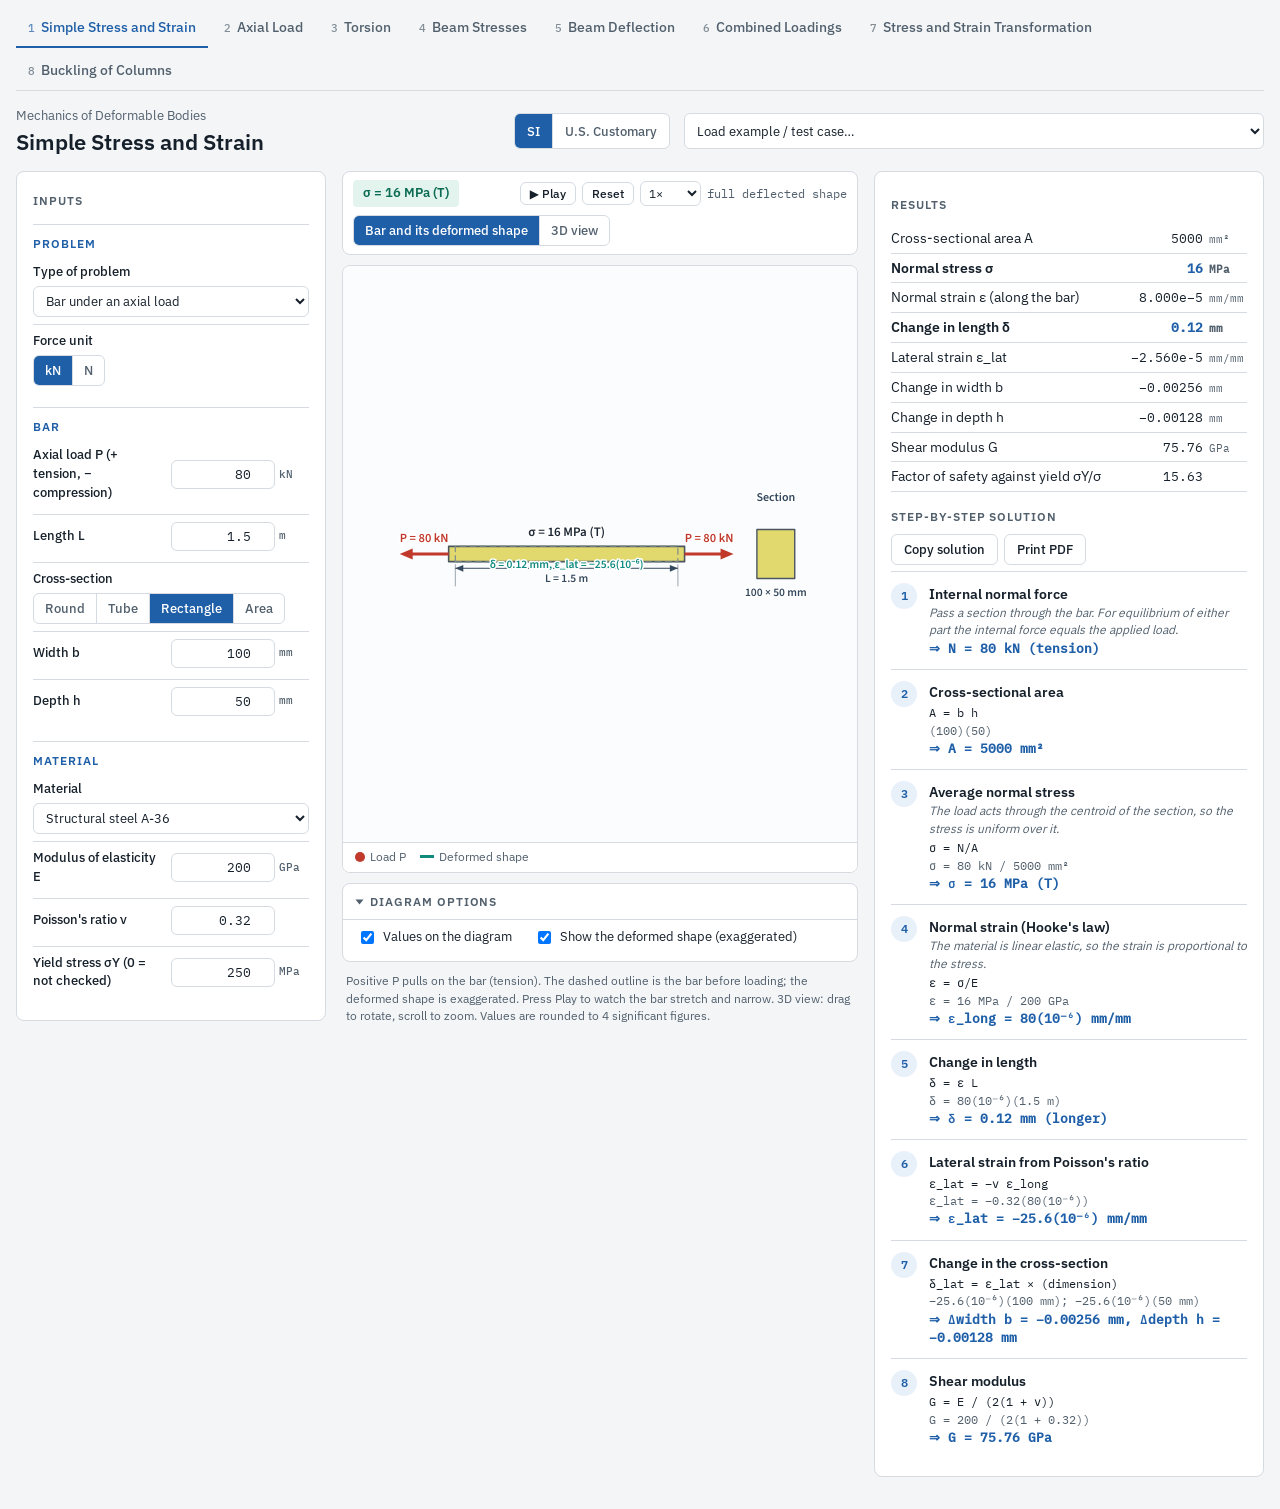
<file: md/index.html>
<!DOCTYPE html>
<html lang="en">
<head>
  <meta charset="utf-8">
<script>
/* Theme from the main page (light by default); when opened on its own, from the saved choice. */
(function () { var de = document.documentElement, m = 'light';
  try { if (window.parent !== window) { de.classList.add('embedded'); var p = window.parent.document.documentElement; m = p.hasAttribute('data-theme') ? p.getAttribute('data-theme') : 'system'; } else { m = localStorage.getItem('mob.theme') || 'light'; } } catch (e) {}
  if (m === 'system') de.removeAttribute('data-theme'); else de.setAttribute('data-theme', m === 'dark' ? 'dark' : 'light'); })();
</script>
  <meta name="viewport" content="width=device-width, initial-scale=1">
  <title>Mechanics of Deformable Bodies · Mechanics of Rigid and Deformable Bodies Calculator</title>
  <link rel="preconnect" href="https://fonts.googleapis.com">
  <link rel="preconnect" href="https://fonts.gstatic.com" crossorigin>
  <link rel="stylesheet" href="https://fonts.googleapis.com/css2?family=Barlow+Condensed:wght@500;600;700&family=Source+Sans+3:wght@400;600;700&family=JetBrains+Mono:wght@400;600&display=swap">
  <link rel="stylesheet" href="../shared/styles.css">
</head>
<body>
<div class="wrap">
  <nav class="tabs" id="tabs" role="tablist" aria-label="Modules"></nav>
  <div class="bar">
    <div class="ttl"><p class="kicker">Mechanics of Deformable Bodies</p><h2 id="modTitle">Module</h2></div>
    <div class="seg" role="group" aria-label="Units">
      <button type="button" id="uSI" aria-pressed="true">SI</button><button type="button" id="uUS" aria-pressed="false">U.S. Customary</button>
    </div>
    <select id="examples" aria-label="Load example"></select>
  </div>
  <main class="layout">
    <aside class="panel" id="controlsPanel" aria-label="Inputs">
      <div class="ph">Inputs</div>
      <div id="controls"></div>
    </aside>
    <section id="center">
      <div class="panel anim">
        <div id="statusPill" class="pill"></div>
        <div class="abar" id="animBar" hidden></div>
        <div class="seg" id="viewSeg" role="group" aria-label="Diagram view">
          <button type="button" data-v="2d" class="on" aria-pressed="true">2D diagram</button><button type="button" data-v="3d" aria-pressed="false">3D view</button>
        </div>
        <button type="button" id="resetIso" class="btn small" hidden>Reset to isometric</button>
      </div>
      <div class="panel cv">
        <div class="canvas-wrap">
          <svg id="svg2d" xmlns="http://www.w3.org/2000/svg"></svg>
          <canvas id="cv3d" hidden></canvas>
        </div>
        <div class="legend" id="legend"></div>
      </div>
      <details class="panel dopts" id="diagOpts" open>
        <summary>Diagram options</summary>
        <div class="dopts-body" id="diagCtl">
          <label class="tog" id="showPWrap"><input type="checkbox" id="showP" checked> <span id="showPLabel">Values on the diagram</span></label>
        </div>
      </details>
      <div class="panel cv" id="plotPanel" hidden>
        <div class="plot-wrap"><svg id="svgPlot" xmlns="http://www.w3.org/2000/svg"></svg></div>
      </div>
      <div class="hint" id="hint"></div>
    </section>
    <aside class="panel" id="right" aria-label="Results and solution">
      <div id="msgs"></div>
      <div class="ph">Results</div>
      <table class="results" id="results"></table>
      <div class="stephead">
        <div class="ph" style="margin:0">Step-by-step solution</div>
        <div class="btns"><button type="button" class="copy" id="copySol">Copy solution</button><button type="button" class="copy" id="pdfSol">Print PDF</button></div>
      </div>
      <ol class="steps" id="steps"></ol>
    </aside>
  </main>
</div>
  <script src="../vendor/html2canvas.min.js"></script>
  <script src="../vendor/jspdf.umd.min.js"></script>
  <script src="../shared/core.js"></script>
  <script src="../shared/ui.js"></script>
  <script src="../shared/iso3d.js"></script>
  <script src="../shared/charts.js"></script>
  <script src="../shared/anim.js"></script>
  <script src="../shared/report.js"></script>
  <script src="../shared/beam.js"></script>
  <script src="../shared/mohr.js"></script>
  <script src="../shared/section.js"></script>
  <script src="mdcore.js"></script>
  <script src="mdui.js"></script>
  <script src="stress.js"></script>
  <script src="modStress.js"></script>
  <script src="axial.js"></script>
  <script src="modAxial.js"></script>
  <script src="torsion.js"></script>
  <script src="modTorsion.js"></script>
  <script src="beamstress.js"></script>
  <script src="modBeamStress.js"></script>
  <script src="deflect.js"></script>
  <script src="modDeflect.js"></script>
  <script src="combined.js"></script>
  <script src="modCombined.js"></script>
  <script src="transform.js"></script>
  <script src="modTransform.js"></script>
  <script src="buckle.js"></script>
  <script src="modBuckle.js"></script>
  <script src="../shared/app.js"></script>
  <script>
    /* Mechanics of Deformable Bodies modules, in tab order. Modules that are not built yet are simply absent. */
    MOB.start({ name: 'Mechanics of Deformable Bodies', key: 'md', modules: [window.MStress, window.MAxial, window.MTorsion, window.MBeamStress, window.MDeflect, window.MCombined, window.MTransform, window.MBuckle] });
  </script>
</body>
</html>
</file>
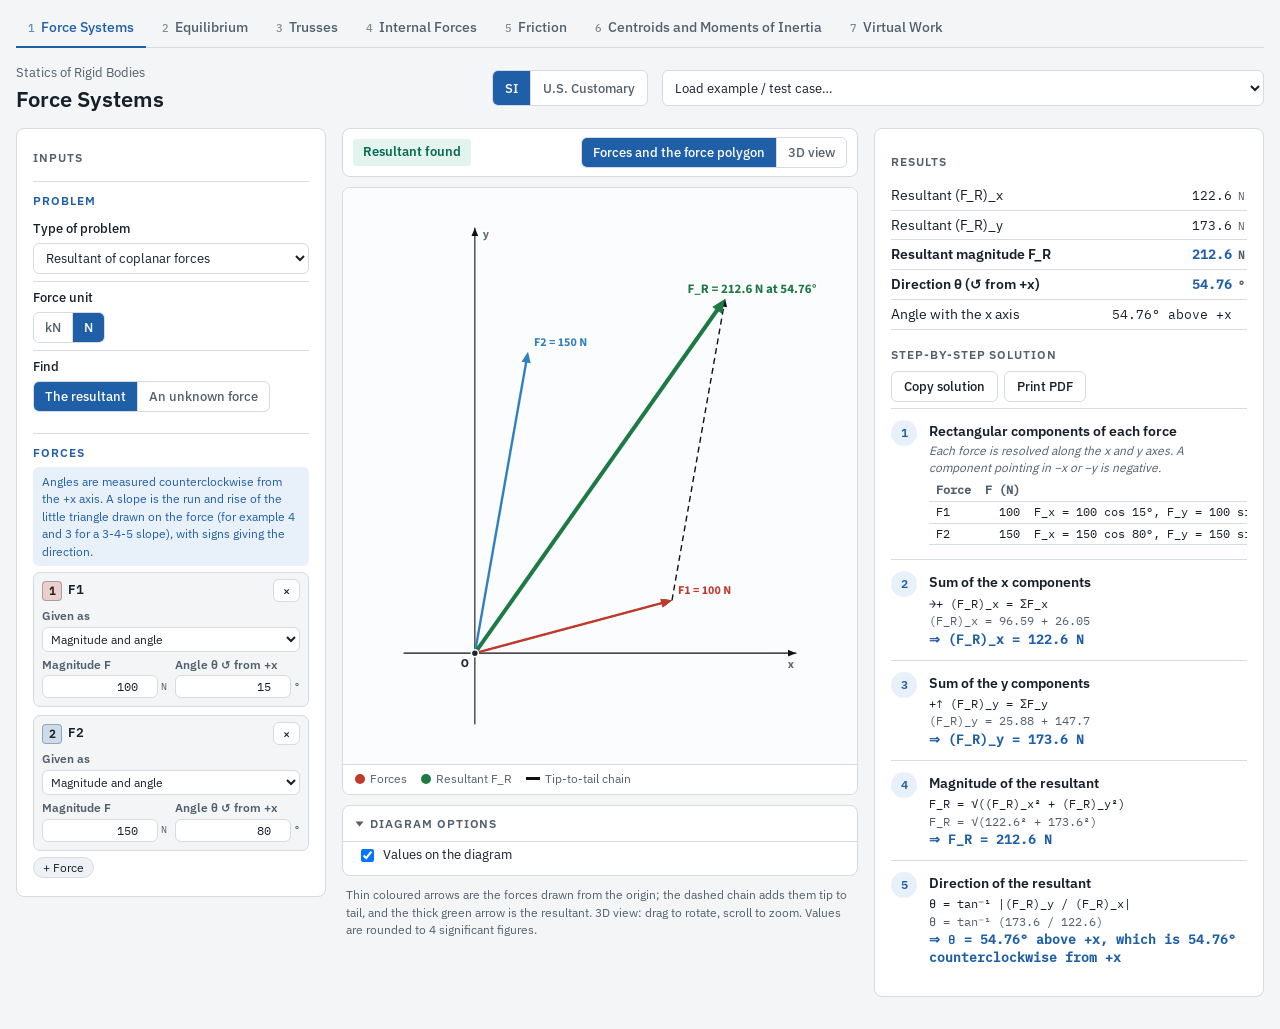
<file: st/index.html>
<!DOCTYPE html>
<html lang="en">
<head>
  <meta charset="utf-8">
<script>
/* Theme from the main page (light by default); when opened on its own, from the saved choice. */
(function () { var de = document.documentElement, m = 'light';
  try { if (window.parent !== window) { de.classList.add('embedded'); var p = window.parent.document.documentElement; m = p.hasAttribute('data-theme') ? p.getAttribute('data-theme') : 'system'; } else { m = localStorage.getItem('mob.theme') || 'light'; } } catch (e) {}
  if (m === 'system') de.removeAttribute('data-theme'); else de.setAttribute('data-theme', m === 'dark' ? 'dark' : 'light'); })();
</script>
  <meta name="viewport" content="width=device-width, initial-scale=1">
  <title>Statics of Rigid Bodies · Mechanics of Rigid and Deformable Bodies Calculator</title>
  <link rel="preconnect" href="https://fonts.googleapis.com">
  <link rel="preconnect" href="https://fonts.gstatic.com" crossorigin>
  <link rel="stylesheet" href="https://fonts.googleapis.com/css2?family=Barlow+Condensed:wght@500;600;700&family=Source+Sans+3:wght@400;600;700&family=JetBrains+Mono:wght@400;600&display=swap">
  <link rel="stylesheet" href="../shared/styles.css">
</head>
<body>
<div class="wrap">
  <nav class="tabs" id="tabs" role="tablist" aria-label="Modules"></nav>
  <div class="bar">
    <div class="ttl"><p class="kicker">Statics of Rigid Bodies</p><h2 id="modTitle">Module</h2></div>
    <div class="seg" role="group" aria-label="Units">
      <button type="button" id="uSI" aria-pressed="true">SI</button><button type="button" id="uUS" aria-pressed="false">U.S. Customary</button>
    </div>
    <select id="examples" aria-label="Load example"></select>
  </div>
  <main class="layout">
    <aside class="panel" id="controlsPanel" aria-label="Inputs">
      <div class="ph">Inputs</div>
      <div id="controls"></div>
    </aside>
    <section id="center">
      <div class="panel anim">
        <div id="statusPill" class="pill"></div>
        <div class="abar" id="animBar" hidden></div>
        <div class="seg" id="viewSeg" role="group" aria-label="Diagram view">
          <button type="button" data-v="2d" class="on" aria-pressed="true">2D diagram</button><button type="button" data-v="3d" aria-pressed="false">3D view</button>
        </div>
        <button type="button" id="resetIso" class="btn small" hidden>Reset to isometric</button>
      </div>
      <div class="panel cv">
        <div class="canvas-wrap">
          <svg id="svg2d" xmlns="http://www.w3.org/2000/svg"></svg>
          <canvas id="cv3d" hidden></canvas>
        </div>
        <div class="legend" id="legend"></div>
      </div>
      <details class="panel dopts" id="diagOpts" open>
        <summary>Diagram options</summary>
        <div class="dopts-body" id="diagCtl">
          <label class="tog" id="showPWrap"><input type="checkbox" id="showP" checked> <span id="showPLabel">Values on the diagram</span></label>
        </div>
      </details>
      <div class="panel cv" id="plotPanel" hidden>
        <div class="plot-wrap"><svg id="svgPlot" xmlns="http://www.w3.org/2000/svg"></svg></div>
      </div>
      <div class="hint" id="hint"></div>
    </section>
    <aside class="panel" id="right" aria-label="Results and solution">
      <div id="msgs"></div>
      <div class="ph">Results</div>
      <table class="results" id="results"></table>
      <div class="stephead">
        <div class="ph" style="margin:0">Step-by-step solution</div>
        <div class="btns"><button type="button" class="copy" id="copySol">Copy solution</button><button type="button" class="copy" id="pdfSol">Print PDF</button></div>
      </div>
      <ol class="steps" id="steps"></ol>
    </aside>
  </main>
</div>
  <script src="../vendor/html2canvas.min.js"></script>
  <script src="../vendor/jspdf.umd.min.js"></script>
  <script src="../shared/core.js"></script>
  <script src="../shared/ui.js"></script>
  <script src="../shared/iso3d.js"></script>
  <script src="../shared/charts.js"></script>
  <script src="../shared/anim.js"></script>
  <script src="../shared/report.js"></script>
  <script src="../shared/beam.js"></script>
  <script src="../shared/mohr.js"></script>
  <script src="../shared/section.js"></script>
  <script src="forces.js"></script>
  <script src="modForces.js"></script>
  <script src="cablenet.js"></script>
  <script src="equil.js"></script>
  <script src="modEquil.js"></script>
  <script src="truss.js"></script>
  <script src="modTruss.js"></script>
  <script src="internal.js"></script>
  <script src="modInternal.js"></script>
  <script src="friction.js"></script>
  <script src="modFriction.js"></script>
  <script src="section.js"></script>
  <script src="modSection.js"></script>
  <script src="../shared/formula.js"></script>
  <script src="vwork.js"></script>
  <script src="modVWork.js"></script>
  <script src="integ.js"></script>
  <script src="../shared/app.js"></script>
  <script>
    /* Statics modules, in tab order. Modules that are not built yet are simply absent. */
    MOB.start({ name: 'Statics of Rigid Bodies', key: 'st', modules: [window.SForces, window.SEquil, window.STruss, window.SInternal, window.SFriction, window.SSection, window.SVWork] });
  </script>
</body>
</html>
</file>
<file: shared/styles.css>
/* Mechanics of Rigid and Deformable Bodies Calculator — look and layout shared by every solver:
   tabs | title bar | controls · diagram · worked solution. */
/* IBM Plex, the typeface of the Structural Analysis and Design Calculator (vendor/fonts, SIL OFL). */
@font-face{font-family:'IBM Plex Sans';font-style:normal;font-weight:400;font-display:swap;src:url('../vendor/fonts/ibm-plex-sans-latin-400-normal.woff2') format('woff2');unicode-range:U+0000-00FF,U+0131,U+0152-0153,U+02BB-02BC,U+02C6,U+02DA,U+02DC,U+2000-206F,U+20AC,U+2122,U+2191,U+2193,U+2212,U+2215,U+FEFF,U+FFFD}
@font-face{font-family:'IBM Plex Sans';font-style:normal;font-weight:500;font-display:swap;src:url('../vendor/fonts/ibm-plex-sans-latin-500-normal.woff2') format('woff2');unicode-range:U+0000-00FF,U+0131,U+0152-0153,U+02BB-02BC,U+02C6,U+02DA,U+02DC,U+2000-206F,U+20AC,U+2122,U+2191,U+2193,U+2212,U+2215,U+FEFF,U+FFFD}
@font-face{font-family:'IBM Plex Sans';font-style:normal;font-weight:600;font-display:swap;src:url('../vendor/fonts/ibm-plex-sans-latin-600-normal.woff2') format('woff2');unicode-range:U+0000-00FF,U+0131,U+0152-0153,U+02BB-02BC,U+02C6,U+02DA,U+02DC,U+2000-206F,U+20AC,U+2122,U+2191,U+2193,U+2212,U+2215,U+FEFF,U+FFFD}
@font-face{font-family:'IBM Plex Sans';font-style:normal;font-weight:400;font-display:swap;src:url('../vendor/fonts/ibm-plex-sans-greek-400-normal.woff2') format('woff2');unicode-range:U+0370-0377,U+037A-037F,U+0384-038A,U+038C,U+038E-03A1,U+03A3-03FF}
@font-face{font-family:'IBM Plex Sans';font-style:normal;font-weight:500;font-display:swap;src:url('../vendor/fonts/ibm-plex-sans-greek-500-normal.woff2') format('woff2');unicode-range:U+0370-0377,U+037A-037F,U+0384-038A,U+038C,U+038E-03A1,U+03A3-03FF}
@font-face{font-family:'IBM Plex Sans';font-style:normal;font-weight:600;font-display:swap;src:url('../vendor/fonts/ibm-plex-sans-greek-600-normal.woff2') format('woff2');unicode-range:U+0370-0377,U+037A-037F,U+0384-038A,U+038C,U+038E-03A1,U+03A3-03FF}
@font-face{font-family:'IBM Plex Mono';font-style:normal;font-weight:400;font-display:swap;src:url('../vendor/fonts/ibm-plex-mono-latin-400-normal.woff2') format('woff2');unicode-range:U+0000-00FF,U+0131,U+0152-0153,U+02BB-02BC,U+02C6,U+02DA,U+02DC,U+2000-206F,U+20AC,U+2122,U+2191,U+2193,U+2212,U+2215,U+FEFF,U+FFFD}
@font-face{font-family:'IBM Plex Mono';font-style:normal;font-weight:500;font-display:swap;src:url('../vendor/fonts/ibm-plex-mono-latin-500-normal.woff2') format('woff2');unicode-range:U+0000-00FF,U+0131,U+0152-0153,U+02BB-02BC,U+02C6,U+02DA,U+02DC,U+2000-206F,U+20AC,U+2122,U+2191,U+2193,U+2212,U+2215,U+FEFF,U+FFFD}
:root {
  --paper: #f3f5f7; --panel: #ffffff; --ink: #16202b; --muted: #52606d; --rule: #d5dbe1;
  --accent: #1f5fa8; --accent-ink: #ffffff; --chip: #eef2f6; --field: #ffffff; --tint: #e8f0fa;
  --err-bg: #fce9e3; --err: #b3361b; --warn-bg: #fbf0d9; --warn: #8a5a00; --ok-bg: #e3f4ee; --ok: #0b6b53; --info-bg: #e8f0fa; --info: #1f5fa8;
  --sheet: #fbfcfd;
  --f-display: "IBM Plex Sans", "Segoe UI", system-ui, sans-serif;
  --f-body: "IBM Plex Sans", "Segoe UI", system-ui, sans-serif;
  --f-mono: "IBM Plex Mono", "JetBrains Mono", ui-monospace, Menlo, Consolas, monospace;
  color-scheme: light;
}
@media (prefers-color-scheme: dark) {
  :root:not([data-theme="light"]) {
    --paper: #0f151c; --panel: #18212b; --ink: #e6edf3; --muted: #9aa7b4; --rule: #2b3744;
    --accent: #74acec; --accent-ink: #0f151c; --chip: #1f2a36; --field: #121a22; --tint: #1d2c3d;
    --err-bg: #3f2018; --err: #ff8a5c; --warn-bg: #3a2e12; --warn: #e9b44c; --ok-bg: #12352d; --ok: #4cc9a0; --info-bg: #1d2c3d; --info: #9fc8f2;
    color-scheme: dark;
  }
}
:root[data-theme="dark"] {
  --paper: #0f151c; --panel: #18212b; --ink: #e6edf3; --muted: #9aa7b4; --rule: #2b3744;
  --accent: #74acec; --accent-ink: #0f151c; --chip: #1f2a36; --field: #121a22; --tint: #1d2c3d;
  --err-bg: #3f2018; --err: #ff8a5c; --warn-bg: #3a2e12; --warn: #e9b44c; --ok-bg: #12352d; --ok: #4cc9a0; --info-bg: #1d2c3d; --info: #9fc8f2;
  color-scheme: dark;
}
* { box-sizing: border-box; }
html, body { margin: 0; }
body { background: var(--paper); color: var(--ink); font-family: var(--f-body); font-size: 14px; line-height: 1.45; -webkit-text-size-adjust: 100%; }
[hidden] { display: none !important; }
.wrap { padding: 0 16px; max-width: 1680px; margin: 0 auto; }
/* Inside the main page the side list replaces the module tabs. */
.embedded nav.tabs { display: none; }
.embedded .wrap { padding: 8px 24px 0; }
@media (max-width: 720px) { .embedded .wrap { padding: 4px 16px 0; } }

/* module tabs */
nav.tabs { display: flex; flex-wrap: wrap; gap: 4px; padding-top: 8px; border-bottom: 1px solid var(--rule); }
nav.tabs button { font-family: var(--f-body); font-size: 14px; font-weight: 500; background: transparent; color: var(--muted); border: 0; border-bottom: 2px solid transparent; padding: 8px 12px; min-height: 40px; margin-bottom: -1px; cursor: pointer; }
nav.tabs button .n { font-family: var(--f-mono); font-size: 11px; opacity: 0.7; margin-right: 6px; }
nav.tabs button[aria-selected="true"] { color: var(--accent); border-bottom-color: var(--accent); }
nav.tabs button:hover { color: var(--ink); }

/* title bar */
.bar { display: flex; flex-wrap: wrap; align-items: center; gap: 10px 14px; padding-block: 16px; }
.bar .ttl { margin: 0 auto 0 0; min-width: 0; }
.bar .kicker { margin: 0 0 2px; font-size: 13px; color: var(--muted); }
.bar h2 { font-family: var(--f-display); font-size: 22px; font-weight: 600; line-height: 1.25; margin: 0; }
.bar select { height: 36px; }
.bar select { width: auto; min-width: 220px; max-width: 100%; }
label.tog { display: inline-flex; align-items: center; gap: 6px; font-size: 13px; color: var(--muted); cursor: pointer; }

/* segmented buttons (global and inside the controls) */
.seg { display: inline-flex; flex-wrap: wrap; border: 1px solid var(--rule); border-radius: 6px; overflow: hidden; background: var(--panel); }
.seg button { border: 0; background: transparent; color: var(--muted); padding: 6px 11px; font: 500 13px var(--f-body); cursor: pointer; }
.seg button + button { border-left: 1px solid var(--rule); }
.seg button:hover { color: var(--ink); }
.seg button[aria-pressed="true"], .seg button.on { background: var(--accent); color: var(--accent-ink); }
.bar > .seg button { padding: 0 12px; height: 34px; }

select, input[type="number"] { font: 13px var(--f-body); color: var(--ink); background: var(--field); border: 1px solid var(--rule); border-radius: 6px; padding: 5px 8px; }
select { width: 100%; }
input[type="number"] { font-family: var(--f-mono); }
input[type="range"] { width: 100%; accent-color: var(--accent); min-width: 0; }
button:focus-visible, select:focus-visible, input:focus-visible { outline: 2px solid var(--accent); outline-offset: 2px; }

/* three-column console */
.layout { display: grid; grid-template-columns: 310px minmax(0, 1fr) 390px; gap: 16px; align-items: start; padding-bottom: 32px; }
.panel { background: var(--panel); border: 1px solid var(--rule); border-radius: 8px; min-width: 0; }
#controlsPanel, #right { padding: 14px 16px 18px; }
#center { display: flex; flex-direction: column; gap: 10px; min-width: 0; }
.ph { font-family: var(--f-display); font-size: 12px; font-weight: 600; text-transform: uppercase; letter-spacing: 0.08em; color: var(--muted); margin: 6px 0 10px; }

/* controls produced by ui.js */
.ctl-section { margin-top: 14px; padding-top: 10px; border-top: 1px solid var(--rule); }
.ctl-title { font-family: var(--f-display); font-weight: 600; font-size: 12px; text-transform: uppercase; letter-spacing: 0.08em; margin-bottom: 4px; color: var(--accent); }
.ctl-row { padding: 7px 0; border-top: 1px solid var(--rule); }
.ctl-section > .ctl-row:first-of-type, .ctl-title + .ctl-row { border-top: 0; }
.ctl-row.disabled { opacity: .5; }
.ctl-label { display: flex; justify-content: space-between; align-items: center; gap: 8px; font-weight: 500; font-size: 13px; margin-bottom: 4px; }
.ctl-num { display: flex; align-items: center; gap: 4px; white-space: nowrap; }
.ctl-num input.num { width: 104px; text-align: right; }
.ctl-num .unit { font-family: var(--f-mono); font-size: 11px; color: var(--muted); min-width: 30px; }
.ctl-range { font-family: var(--f-mono); font-size: 10.5px; color: var(--muted); margin-top: 2px; }
.ctl-note { font-size: 12px; color: var(--info); background: var(--info-bg); padding: 6px 9px; border-radius: 6px; margin: 6px 0; }
.toggle label { display: flex; align-items: center; gap: 8px; cursor: pointer; font-weight: 600; font-size: 13px; }
.presets { display: flex; flex-wrap: wrap; gap: 4px; margin-top: 6px; }
.presets button { border: 1px solid var(--rule); background: var(--chip); color: var(--ink); border-radius: 999px; padding: 2px 9px; font: 12px var(--f-body); cursor: pointer; }
.presets button.on { border-color: var(--accent); background: var(--accent); color: var(--accent-ink); font-weight: 500; }
.btn { border: 1px solid var(--rule); background: var(--panel); color: var(--ink); border-radius: 6px; padding: 6px 12px; font: 500 13px var(--f-body); cursor: pointer; }
.btn:hover, .copy:hover { border-color: var(--accent); color: var(--accent); }
.btn.small { padding: 3px 9px; font-size: 12px; }
.ptbl { display: grid; gap: 4px; margin-top: 6px; }
.ptrow { display: grid; grid-template-columns: 22px 1fr 1fr 30px; gap: 6px; align-items: center; font-family: var(--f-mono); font-size: 12px; }
.ptrow.ph { font-size: 11.5px; color: var(--muted); font-weight: 600; margin: 0; }
.ptrow input.num { width: 100%; text-align: right; }
input.num.txt, .lyr-fi input.num.txt { text-align: left; font-family: var(--f-mono); font-size: 12px; }
.ctl-row > input.txt { width: 100%; box-sizing: border-box; }

/* diagram */
.anim { display: flex; flex-wrap: wrap; gap: 8px 12px; align-items: center; padding: 8px 10px; }
.pill { padding: 4px 10px; border-radius: 4px; font-weight: 600; font-size: 13px; margin-right: auto; }
.pill.ok { background: var(--ok-bg); color: var(--ok); }
.pill.warn { background: var(--warn-bg); color: var(--warn); }
.pill.bad { background: var(--err-bg); color: var(--err); }
.cv { padding: 0; overflow: hidden; }
.canvas-wrap { position: relative; height: clamp(440px, calc(var(--vh, 1vh) * 64), 700px); background: var(--sheet); }
#svg2d, #cv3d { position: absolute; inset: 0; width: 100%; height: 100%; display: block; }
#cv3d { cursor: grab; touch-action: none; background: linear-gradient(#fbfdff, #eef3f8); }
.legend { display: flex; gap: 14px; flex-wrap: wrap; padding: 6px 12px; border-top: 1px solid var(--rule); font-size: 11.5px; color: var(--muted); background: var(--panel); }
.legend i { display: inline-block; width: 10px; height: 10px; border-radius: 50%; margin-right: 5px; vertical-align: -1px; }
.hint { font-size: 12px; color: var(--muted); padding: 0 4px; }
/* Diagram options: every switch that only changes the picture, kept in one collapsible bar under the diagram */
.dopts > summary { cursor: pointer; padding: 9px 14px; font-family: var(--f-display); font-size: 12px; font-weight: 600; text-transform: uppercase; letter-spacing: 0.08em; color: var(--muted); list-style: none; display: flex; align-items: center; gap: 8px; user-select: none; }
.dopts > summary::-webkit-details-marker { display: none; }
.dopts > summary::before { content: ""; width: 0; height: 0; border-left: 5px solid currentColor; border-top: 4px solid transparent; border-bottom: 4px solid transparent; transition: transform .15s; }
.dopts[open] > summary::before { transform: rotate(90deg); }
.dopts > summary:hover { color: var(--ink); }
.dopts-body { display: flex; flex-wrap: wrap; align-items: center; gap: 8px 22px; padding: 4px 14px 10px; border-top: 1px solid var(--rule); }
.dopts-body label.tog, .dopts-body .ctl-row label { color: var(--ink); font-size: 13px; font-weight: 400; }
.dopts-body .ctl-row { padding: 4px 0; border-top: 0; display: inline-flex; align-items: center; gap: 8px; }
.dopts-body .ctl-row .ctl-label { margin: 0; font-size: 13px; color: var(--muted); white-space: nowrap; }
.dopts-body select { width: auto; max-width: 100%; }
.dopts-body .ctl-row.toggle label { display: inline-flex; align-items: center; gap: 6px; cursor: pointer; }
svg .lbl { paint-order: stroke; stroke: #fff; stroke-width: 3px; stroke-linejoin: round; text-rendering: geometricPrecision; font-family: "Source Sans 3", system-ui, sans-serif; }

/* results & solution */
#msgs { display: flex; flex-direction: column; gap: 6px; margin-bottom: 10px; }
.msg { border-radius: 6px; padding: 7px 10px; font-size: 13px; border-left: 4px solid; }
.msg.err { background: var(--err-bg); color: var(--err); }
.msg.warn { background: var(--warn-bg); color: var(--warn); }
table.results { width: 100%; border-collapse: collapse; font-variant-numeric: tabular-nums; }
table.results td { padding: 4px 0; border-bottom: 1px solid var(--rule); vertical-align: baseline; }
table.results td.v { text-align: right; font-family: var(--f-mono); font-size: 13px; white-space: nowrap; padding-left: 8px; }
table.results td.u { font-family: var(--f-mono); font-size: 11px; color: var(--muted); padding-left: 6px; white-space: nowrap; }
table.results tr.hl td { font-weight: 600; }
table.results tr.hl td.v { color: var(--accent); }
.stephead { display: flex; justify-content: space-between; align-items: center; gap: 8px; margin-top: 16px; flex-wrap: wrap; }
.stephead .btns { display: flex; gap: 6px; }
.copy { border: 1px solid var(--rule); background: var(--panel); color: var(--ink); border-radius: 6px; padding: 6px 12px; font: 500 13px var(--f-body); cursor: pointer; }
ol.steps { padding-left: 0; margin: 6px 0 0; list-style: none; counter-reset: s; }
ol.steps li { counter-increment: s; padding: 12px 0 12px 38px; border-top: 1px solid var(--rule); position: relative; }
ol.steps li::before { content: counter(s); position: absolute; left: 0; top: 11px; width: 26px; height: 26px; border-radius: 50%; background: var(--tint); font: 600 12px/26px var(--f-body); text-align: center; color: var(--accent); }
.st-t { font-weight: 600; font-size: 14px; }
.st-f, .st-s { font-family: var(--f-mono); font-size: 12px; overflow-wrap: anywhere; }
.st-f { color: var(--ink); margin-top: 2px; }
.st-s { color: var(--muted); }
.st-r { font-family: var(--f-mono); font-size: 12.5px; font-weight: 600; color: var(--accent); }
.st-n { font-size: 12px; color: var(--muted); font-style: italic; }
footer { color: var(--muted); font-size: 12px; text-align: center; padding-block: 0 24px; }

@media (max-width: 1180px) {
  .layout { grid-template-columns: 290px minmax(0, 1fr); }
  #right { grid-column: 1 / -1; }
}
@media (max-width: 760px) {
  .layout { grid-template-columns: minmax(0, 1fr); }
  #controlsPanel { order: 2; } #center { order: 1; } #right { order: 3; }
  .canvas-wrap { height: 420px; }
  .bar select { min-width: 0; width: 100%; }
}
/* charts panel, list editor, animation bar, step tables */
.plot-wrap { position: relative; height: clamp(260px, calc(var(--vh, 1vh) * 34), 360px); background: var(--sheet); }
#plotPanel.tall .plot-wrap { height: clamp(380px, calc(var(--vh, 1vh) * 52), 540px); }
#svgPlot { position: absolute; inset: 0; width: 100%; height: 100%; display: block; }
.lyr-list { display: grid; gap: 8px; margin-top: 4px; }
.lyr { border: 1px solid var(--rule); border-radius: 7px; padding: 6px 8px 8px; background: var(--paper); }
.lyr-head { display: flex; align-items: center; gap: 6px; margin-bottom: 6px; }
.lyr-n { flex: none; width: 20px; height: 20px; border-radius: 4px; border: 1px solid rgba(0,0,0,.25); font: 600 11px/18px var(--f-mono); text-align: center; color: #2b2116; }
.lyr-t { font-weight: 700; font-size: 13px; margin-right: auto; white-space: nowrap; overflow: hidden; text-overflow: ellipsis; }
.lyr-soil { width: auto; max-width: 128px; font-size: 12px; padding: 2px 4px; }
.lyr-x { padding: 1px 8px; }
.lyr-x:disabled { opacity: .4; cursor: default; }
.lyr-grid { display: grid; grid-template-columns: 1fr 1fr; gap: 5px 8px; }
.lyr-f { display: flex; flex-direction: column; gap: 2px; min-width: 0; }
.lyr-fl { font-size: 11.5px; color: var(--muted); font-weight: 600; white-space: nowrap; overflow: hidden; text-overflow: ellipsis; }
.lyr-fi { display: flex; align-items: center; gap: 3px; }
.lyr-fi input.num { width: 100%; min-width: 0; text-align: right; font-size: 12px; padding: 3px 4px; }
.lyr-fi .unit { font-family: var(--f-mono); font-size: 10px; color: var(--muted); white-space: nowrap; }
.legend i.ln { border-radius: 0; height: 3px; width: 14px; vertical-align: 3px; }
.legend i.sq { border-radius: 2px; }
.lyr-f.wide { grid-column: 1 / -1; }
.lyr-sel { font-size: 12px; padding: 3px 4px; }
.presets button:disabled { opacity: .45; cursor: default; }
.anim .abar { display: inline-flex; align-items: center; gap: 6px; flex-wrap: wrap; }
.anim .abar select { width: auto; font-size: 12px; padding: 3px 4px; }
.anim .clock { font-family: var(--f-mono); font-size: 12px; color: var(--muted); min-width: 92px; }
.st-tbl { overflow-x: auto; margin: 4px 0 2px; }
.st-tbl table { border-collapse: collapse; font-family: var(--f-mono); font-size: 11.5px; }
.st-tbl th, .st-tbl td { padding: 2px 7px; border-bottom: 1px solid var(--rule); text-align: right; white-space: nowrap; }
.st-tbl th { color: var(--muted); font-weight: 600; }
.st-tbl td:first-child, .st-tbl th:first-child { text-align: left; }
#svg2d.drag { cursor: ew-resize; touch-action: none; }
</file>
